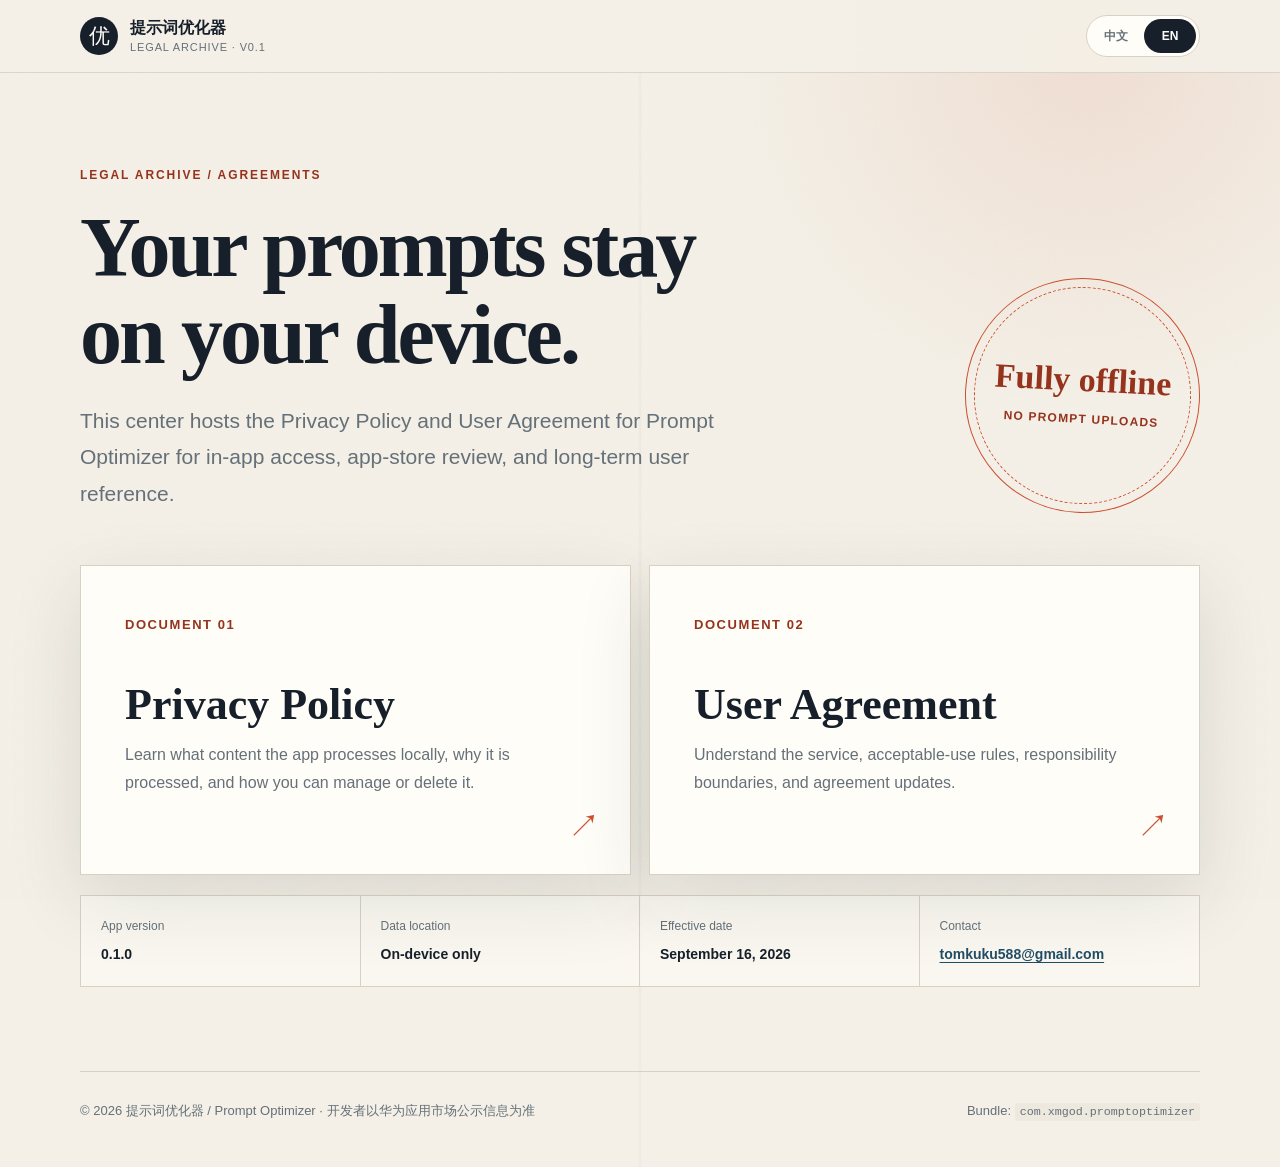
<file: index.html>
<!doctype html>
<html lang="zh-CN" data-language="zh">
<head>
  <meta charset="utf-8">
  <meta name="viewport" content="width=device-width, initial-scale=1">
  <meta name="description" content="提示词优化器（Prompt Optimizer）的隐私政策与用户协议。">
  <meta name="theme-color" content="#f4f0e7">
  <title>提示词优化器协议中心</title>
  <link rel="stylesheet" href="./styles.css">
</head>
<body data-title-zh="提示词优化器协议中心" data-title-en="Prompt Optimizer Legal Center">
  <a class="skip-link" href="#main">跳到主要内容 / Skip to content</a>
  <header class="site-header">
    <div class="header-inner">
      <a class="brand" href="./index.html" aria-label="提示词优化器协议中心首页">
        <span class="brand-mark" aria-hidden="true">优</span>
        <span class="brand-copy"><strong>提示词优化器</strong><small>Legal archive · v0.1</small></span>
      </a>
      <div class="header-tools">
        <div class="language-switch" role="group" aria-label="语言 / Language">
          <button type="button" data-set-language="zh" aria-pressed="true">中文</button>
          <button type="button" data-set-language="en" aria-pressed="false">EN</button>
        </div>
      </div>
    </div>
  </header>

  <main class="page" id="main">
    <section data-language-panel="zh">
      <div class="hero">
        <div>
          <p class="eyebrow">Legal archive / 协议档案</p>
          <h1>你的提示词，<br>只留在你的设备。</h1>
          <p class="hero-lead">这里集中提供《提示词优化器》的隐私政策与用户协议，供应用内查阅、应用市场审核及用户长期访问。</p>
        </div>
        <div class="offline-seal" aria-label="完全离线，不上传提示词">
          <div><strong>完全离线</strong><span>不上传任何 Prompt</span></div>
        </div>
      </div>

      <div class="document-grid" aria-label="协议文档">
        <a class="document-card" href="./privacy-policy.html?lang=zh">
          <span class="document-number">DOCUMENT 01</span>
          <h2>隐私政策</h2>
          <p>了解应用在本地处理哪些内容、为何处理，以及你如何管理或删除这些数据。</p>
        </a>
        <a class="document-card" href="./user-agreement.html?lang=zh">
          <span class="document-number">DOCUMENT 02</span>
          <h2>用户协议</h2>
          <p>了解服务内容、使用规则、责任边界与协议更新方式。</p>
        </a>
      </div>

      <div class="facts" aria-label="应用信息">
        <div class="fact"><span>应用版本</span><strong>0.1.0</strong></div>
        <div class="fact"><span>数据位置</span><strong>仅存于本机</strong></div>
        <div class="fact"><span>生效日期</span><strong>2026 年 9 月 16 日</strong></div>
        <div class="fact"><span>联系邮箱</span><strong><a href="mailto:tomkuku588@gmail.com">tomkuku588@gmail.com</a></strong></div>
      </div>
    </section>

    <section data-language-panel="en">
      <div class="hero">
        <div>
          <p class="eyebrow">Legal archive / Agreements</p>
          <h1>Your prompts stay on your device.</h1>
          <p class="hero-lead">This center hosts the Privacy Policy and User Agreement for Prompt Optimizer for in-app access, app-store review, and long-term user reference.</p>
        </div>
        <div class="offline-seal" aria-label="Fully offline. Prompts are never uploaded.">
          <div><strong>Fully offline</strong><span>NO PROMPT UPLOADS</span></div>
        </div>
      </div>

      <div class="document-grid" aria-label="Legal documents">
        <a class="document-card" href="./privacy-policy.html?lang=en">
          <span class="document-number">DOCUMENT 01</span>
          <h2>Privacy Policy</h2>
          <p>Learn what content the app processes locally, why it is processed, and how you can manage or delete it.</p>
        </a>
        <a class="document-card" href="./user-agreement.html?lang=en">
          <span class="document-number">DOCUMENT 02</span>
          <h2>User Agreement</h2>
          <p>Understand the service, acceptable-use rules, responsibility boundaries, and agreement updates.</p>
        </a>
      </div>

      <div class="facts" aria-label="App information">
        <div class="fact"><span>App version</span><strong>0.1.0</strong></div>
        <div class="fact"><span>Data location</span><strong>On-device only</strong></div>
        <div class="fact"><span>Effective date</span><strong>September 16, 2026</strong></div>
        <div class="fact"><span>Contact</span><strong><a href="mailto:tomkuku588@gmail.com">tomkuku588@gmail.com</a></strong></div>
      </div>
    </section>
  </main>

  <footer class="site-footer">
    <p>© 2026 提示词优化器 / Prompt Optimizer · 开发者以华为应用市场公示信息为准</p>
    <p>Bundle: <code>com.xmgod.promptoptimizer</code></p>
  </footer>
  <script src="./script.js"></script>
</body>
</html>
</file>
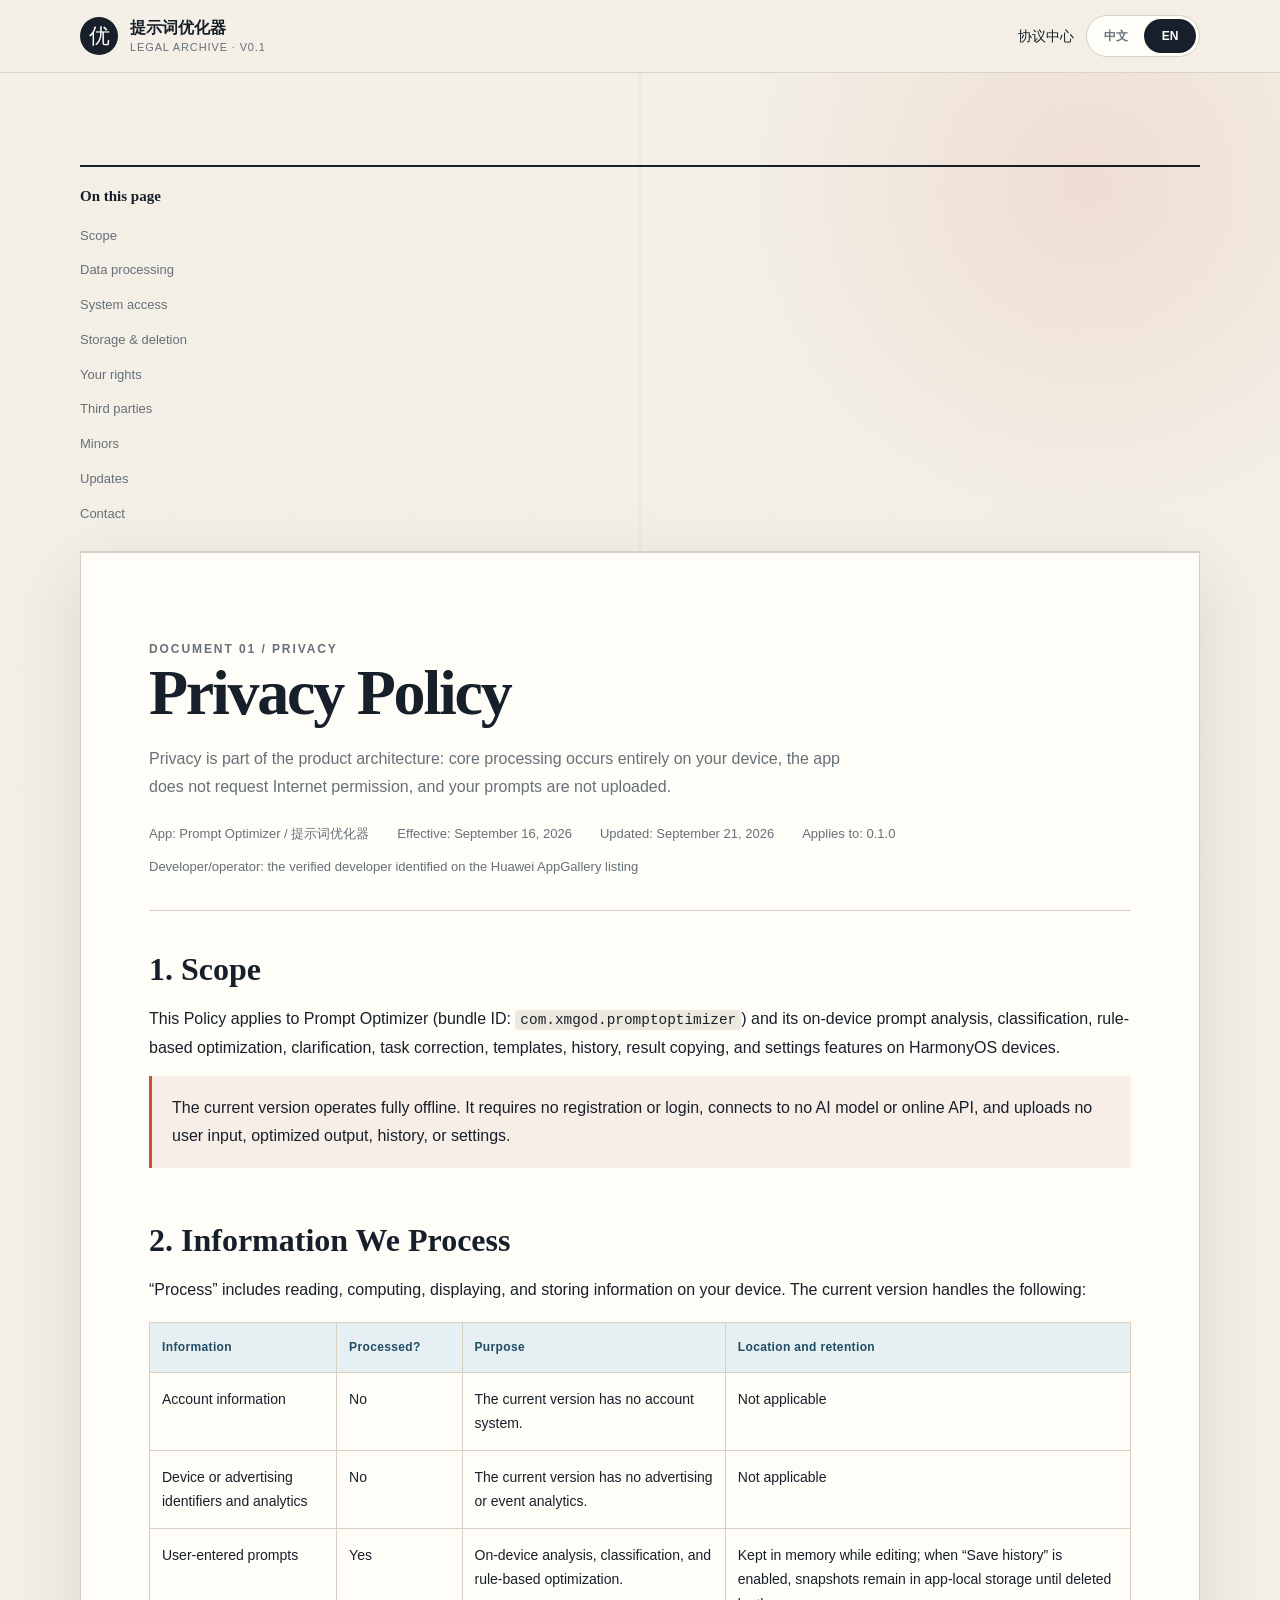
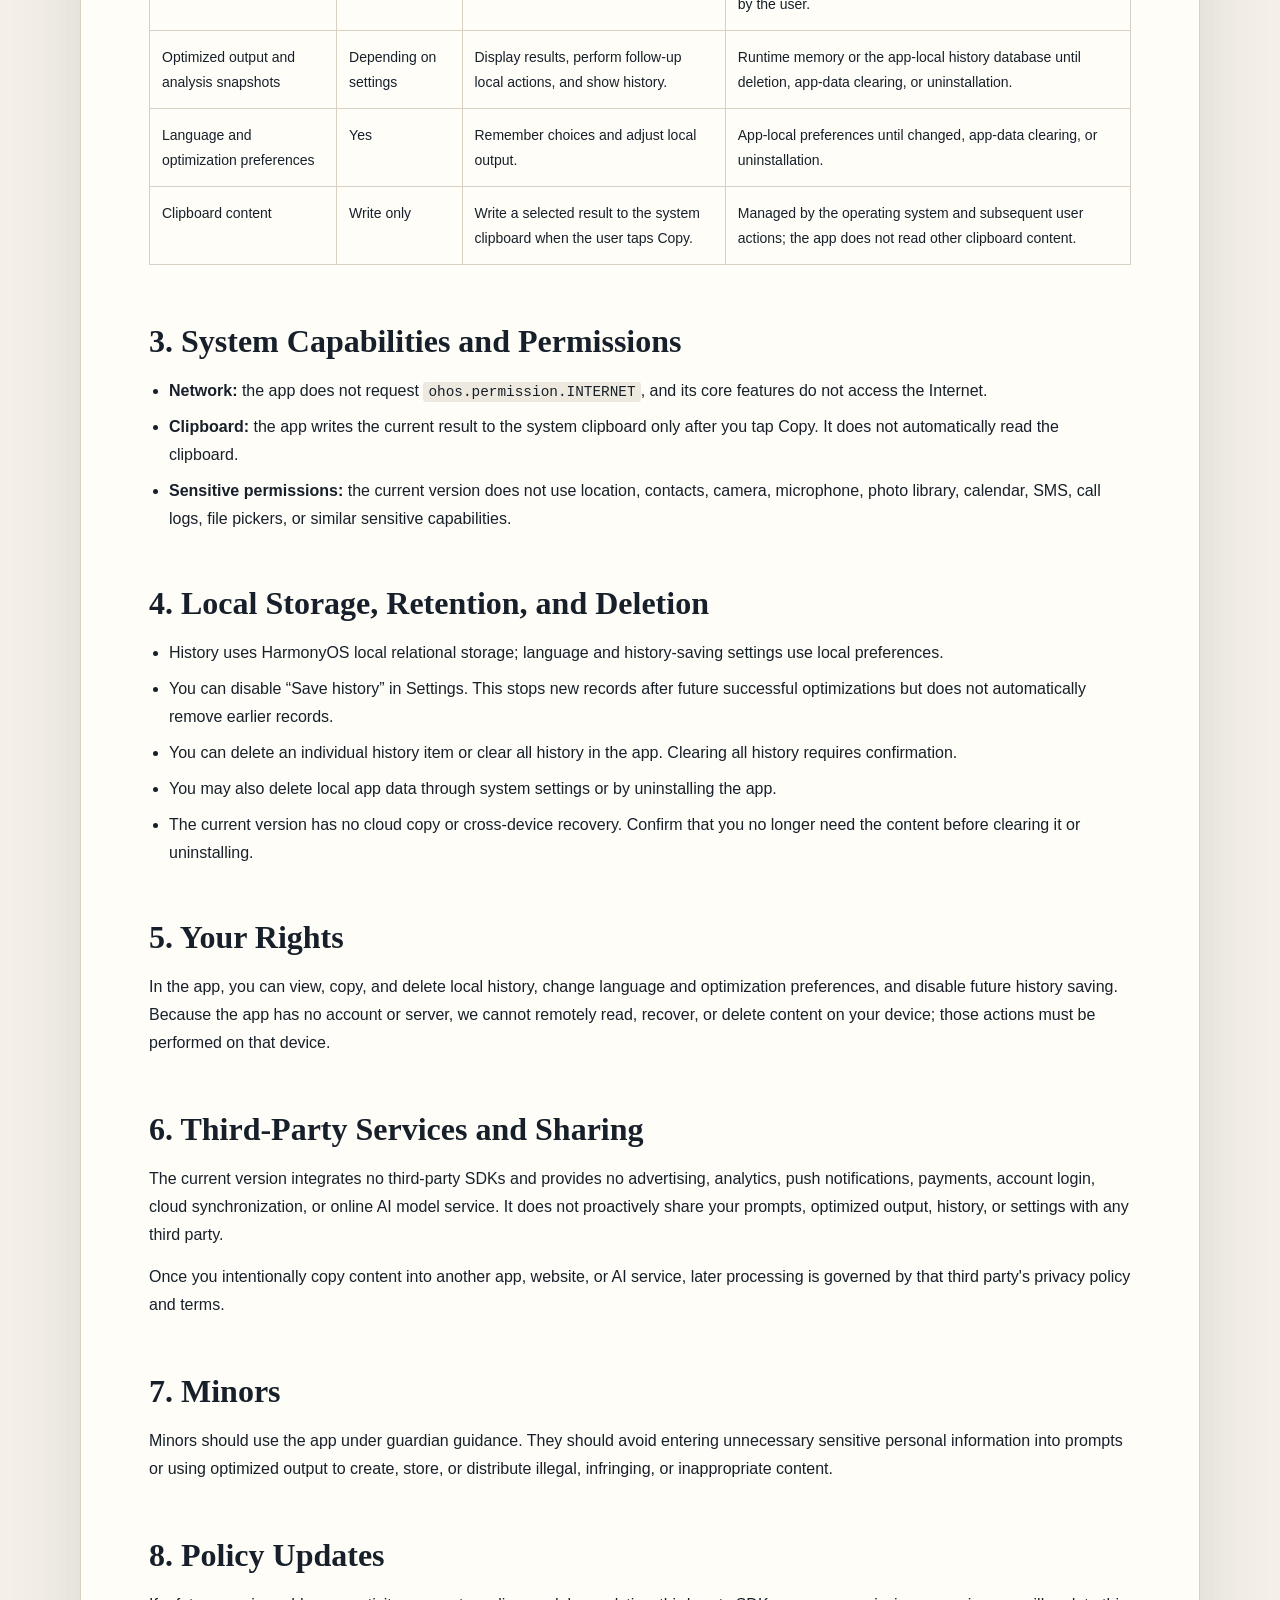
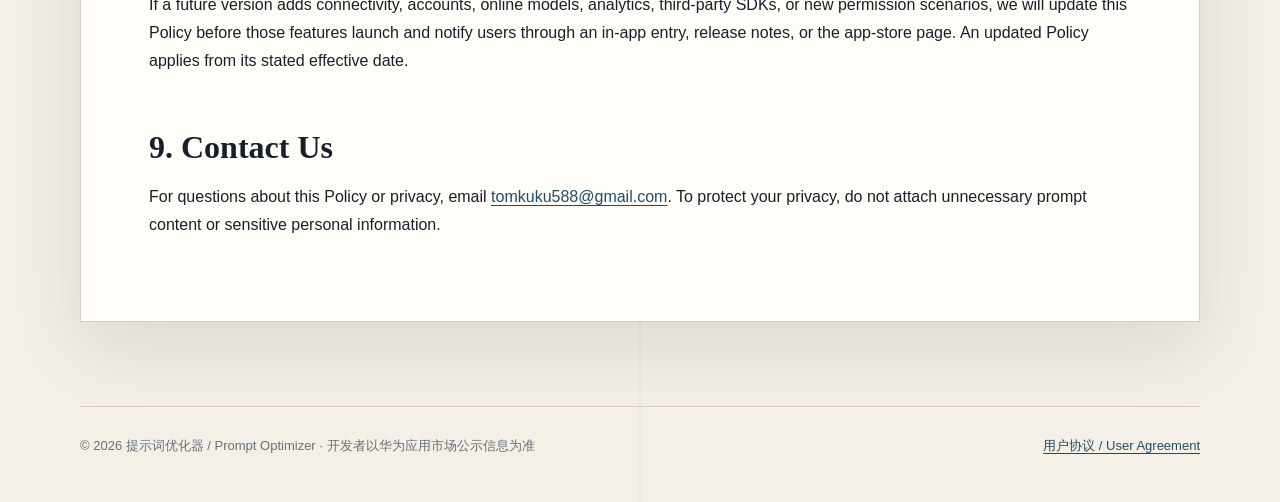
<file: privacy-policy.html>
<!doctype html>
<html lang="zh-CN" data-language="zh">
<head>
  <meta charset="utf-8">
  <meta name="viewport" content="width=device-width, initial-scale=1">
  <meta name="description" content="提示词优化器隐私政策：完全离线，不上传用户提示词。">
  <meta name="theme-color" content="#f4f0e7">
  <title>隐私政策｜提示词优化器</title>
  <link rel="stylesheet" href="./styles.css">
</head>
<body data-title-zh="隐私政策｜提示词优化器" data-title-en="Privacy Policy | Prompt Optimizer">
  <a class="skip-link" href="#main">跳到主要内容 / Skip to content</a>
  <header class="site-header"><div class="header-inner">
    <a class="brand" href="./index.html"><span class="brand-mark" aria-hidden="true">优</span><span class="brand-copy"><strong>提示词优化器</strong><small>Legal archive · v0.1</small></span></a>
    <div class="header-tools"><a class="home-link" href="./index.html">协议中心</a><div class="language-switch" role="group" aria-label="语言 / Language"><button type="button" data-set-language="zh" aria-pressed="true">中文</button><button type="button" data-set-language="en" aria-pressed="false">EN</button></div></div>
  </div></header>

  <main class="page" id="main">
    <section class="legal-layout" data-language-panel="zh">
      <nav class="toc" aria-label="目录"><strong>本页目录</strong><a href="#zh-scope">适用范围</a><a href="#zh-data">信息处理</a><a href="#zh-capabilities">系统能力</a><a href="#zh-storage">存储与删除</a><a href="#zh-rights">用户权利</a><a href="#zh-third-party">第三方服务</a><a href="#zh-minors">未成年人</a><a href="#zh-updates">政策更新</a><a href="#zh-contact">联系我们</a></nav>
      <article class="legal-sheet">
        <header class="legal-title"><p class="eyebrow">DOCUMENT 01 / PRIVACY</p><h1>隐私政策</h1><p>我们把隐私保护做成产品结构的一部分：核心处理完全在设备本地完成，应用不申请网络权限，也不上传你的 Prompt。</p><div class="meta-row"><span>应用名称：提示词优化器</span><span>生效日期：2026 年 9 月 16 日</span><span>更新日期：2026 年 9 月 21 日</span><span>适用版本：0.1.0</span><span>开发者/运营者：华为应用市场页面公示的开发者（实名认证主体）</span></div></header>

        <section class="legal-section" id="zh-scope"><h2>1. 适用范围</h2><p>本政策适用于《提示词优化器》（包名：<code>com.xmgod.promptoptimizer</code>）在 HarmonyOS 设备上提供的提示词分析、分类、规则化优化、补充信息、任务纠正、模板、历史记录、结果复制及设置管理功能。</p><p class="notice">当前版本完全离线运行，不需要注册或登录，不连接 AI 模型或在线 API，不上传用户输入、优化结果、历史记录或设置。</p></section>

        <section class="legal-section" id="zh-data"><h2>2. 我们处理的信息</h2><p>“处理”包括在你的设备上读取、计算、展示和保存。当前版本涉及的信息如下：</p><div class="data-table-wrap"><table><thead><tr><th>信息类型</th><th>是否处理</th><th>处理目的</th><th>存储位置与期限</th></tr></thead><tbody>
          <tr><td>账号信息</td><td>否</td><td>当前版本不提供账号体系</td><td>不适用</td></tr>
          <tr><td>设备标识、广告标识与统计信息</td><td>否</td><td>当前版本不进行广告投放或埋点统计</td><td>不适用</td></tr>
          <tr><td>用户输入的 Prompt</td><td>是</td><td>在本机进行分析、分类和规则化优化</td><td>编辑期间保存在运行内存；开启“保存历史”后，优化快照保存在应用本地，直至用户删除</td></tr>
          <tr><td>优化结果与分析快照</td><td>视设置处理</td><td>展示结果、执行本地二次操作及查看历史</td><td>运行内存或应用本地历史数据库，直至用户删除、清除应用数据或卸载</td></tr>
          <tr><td>语言与优化偏好</td><td>是</td><td>记住用户选择并调整本地输出</td><td>应用本地偏好存储，直至用户修改、清除应用数据或卸载</td></tr>
          <tr><td>剪贴板内容</td><td>仅写入</td><td>用户点击“复制”时，将选定结果写入系统剪贴板</td><td>由设备系统及用户后续操作管理；应用不读取其他剪贴板内容</td></tr>
        </tbody></table></div></section>

        <section class="legal-section" id="zh-capabilities"><h2>3. 系统能力和权限</h2><ul><li><strong>网络：</strong>应用不申请 <code>ohos.permission.INTERNET</code>，核心功能不访问网络。</li><li><strong>剪贴板：</strong>只有在你主动点击复制按钮时，应用才将当前结果写入系统剪贴板；不会自动读取剪贴板。</li><li><strong>敏感权限：</strong>当前版本不使用定位、通讯录、相机、麦克风、相册、日历、短信、通话记录或文件选择器等敏感能力。</li></ul></section>

        <section class="legal-section" id="zh-storage"><h2>4. 本地存储、保留与删除</h2><ul><li>历史记录使用 HarmonyOS 本地关系型存储；语言、是否保存历史等设置使用本地偏好存储。</li><li>“保存历史”可在设置中关闭。关闭后，后续成功优化不再新增历史，但不会自动删除此前记录。</li><li>你可以删除单条历史或在应用内清空全部历史；清空全部历史前会再次确认。</li><li>你也可以通过系统设置清除应用数据，或卸载应用，以删除应用本地数据。</li><li>当前版本不提供云端副本或跨设备恢复。清除或卸载前，请自行确认不再需要相关内容。</li></ul></section>

        <section class="legal-section" id="zh-rights"><h2>5. 你的权利</h2><p>你可以在应用内查看、复制和删除本地历史记录，修改语言与优化偏好，以及关闭后续历史保存。由于应用没有账号和服务器，我们无法从远程读取、恢复或代为删除你设备上的内容；相关操作需在当前设备上完成。</p></section>

        <section class="legal-section" id="zh-third-party"><h2>6. 第三方服务与信息共享</h2><p>当前版本不集成第三方 SDK，不提供广告、统计、推送、支付、账号登录、云同步或在线模型服务，也不会主动向任何第三方共享你的 Prompt、优化结果、历史记录或设置。</p><p>当你主动复制内容并粘贴到其他应用、网站或 AI 服务后，后续处理由相应第三方的隐私政策和服务条款约束。</p></section>

        <section class="legal-section" id="zh-minors"><h2>7. 未成年人保护</h2><p>未成年人应在监护人指导下使用本应用，不应在 Prompt 中输入不必要的个人敏感信息，也不应利用优化结果制作、保存或传播违法违规、侵权或不适宜内容。</p></section>

        <section class="legal-section" id="zh-updates"><h2>8. 政策更新</h2><p>如未来版本新增联网、账号、在线模型、统计分析、第三方 SDK 或新的权限场景，我们将在相关功能上线前更新本政策，并通过应用内入口、版本说明或应用市场页面告知用户。更新后的政策自标明的生效日期起适用。</p></section>

        <section class="legal-section" id="zh-contact"><h2>9. 联系我们</h2><p>如对本政策或隐私保护有疑问，请发送邮件至 <a href="mailto:tomkuku588@gmail.com">tomkuku588@gmail.com</a>。为保护隐私，请勿在邮件中附带不必要的 Prompt 内容或个人敏感信息。</p></section>
      </article>
    </section>

    <section class="legal-layout" data-language-panel="en">
      <nav class="toc" aria-label="Contents"><strong>On this page</strong><a href="#en-scope">Scope</a><a href="#en-data">Data processing</a><a href="#en-capabilities">System access</a><a href="#en-storage">Storage & deletion</a><a href="#en-rights">Your rights</a><a href="#en-third-party">Third parties</a><a href="#en-minors">Minors</a><a href="#en-updates">Updates</a><a href="#en-contact">Contact</a></nav>
      <article class="legal-sheet">
        <header class="legal-title"><p class="eyebrow">DOCUMENT 01 / PRIVACY</p><h1>Privacy Policy</h1><p>Privacy is part of the product architecture: core processing occurs entirely on your device, the app does not request Internet permission, and your prompts are not uploaded.</p><div class="meta-row"><span>App: Prompt Optimizer / 提示词优化器</span><span>Effective: September 16, 2026</span><span>Updated: September 21, 2026</span><span>Applies to: 0.1.0</span><span>Developer/operator: the verified developer identified on the Huawei AppGallery listing</span></div></header>

        <section class="legal-section" id="en-scope"><h2>1. Scope</h2><p>This Policy applies to Prompt Optimizer (bundle ID: <code>com.xmgod.promptoptimizer</code>) and its on-device prompt analysis, classification, rule-based optimization, clarification, task correction, templates, history, result copying, and settings features on HarmonyOS devices.</p><p class="notice">The current version operates fully offline. It requires no registration or login, connects to no AI model or online API, and uploads no user input, optimized output, history, or settings.</p></section>

        <section class="legal-section" id="en-data"><h2>2. Information We Process</h2><p>“Process” includes reading, computing, displaying, and storing information on your device. The current version handles the following:</p><div class="data-table-wrap"><table><thead><tr><th>Information</th><th>Processed?</th><th>Purpose</th><th>Location and retention</th></tr></thead><tbody>
          <tr><td>Account information</td><td>No</td><td>The current version has no account system.</td><td>Not applicable</td></tr>
          <tr><td>Device or advertising identifiers and analytics</td><td>No</td><td>The current version has no advertising or event analytics.</td><td>Not applicable</td></tr>
          <tr><td>User-entered prompts</td><td>Yes</td><td>On-device analysis, classification, and rule-based optimization.</td><td>Kept in memory while editing; when “Save history” is enabled, snapshots remain in app-local storage until deleted by the user.</td></tr>
          <tr><td>Optimized output and analysis snapshots</td><td>Depending on settings</td><td>Display results, perform follow-up local actions, and show history.</td><td>Runtime memory or the app-local history database until deletion, app-data clearing, or uninstallation.</td></tr>
          <tr><td>Language and optimization preferences</td><td>Yes</td><td>Remember choices and adjust local output.</td><td>App-local preferences until changed, app-data clearing, or uninstallation.</td></tr>
          <tr><td>Clipboard content</td><td>Write only</td><td>Write a selected result to the system clipboard when the user taps Copy.</td><td>Managed by the operating system and subsequent user actions; the app does not read other clipboard content.</td></tr>
        </tbody></table></div></section>

        <section class="legal-section" id="en-capabilities"><h2>3. System Capabilities and Permissions</h2><ul><li><strong>Network:</strong> the app does not request <code>ohos.permission.INTERNET</code>, and its core features do not access the Internet.</li><li><strong>Clipboard:</strong> the app writes the current result to the system clipboard only after you tap Copy. It does not automatically read the clipboard.</li><li><strong>Sensitive permissions:</strong> the current version does not use location, contacts, camera, microphone, photo library, calendar, SMS, call logs, file pickers, or similar sensitive capabilities.</li></ul></section>

        <section class="legal-section" id="en-storage"><h2>4. Local Storage, Retention, and Deletion</h2><ul><li>History uses HarmonyOS local relational storage; language and history-saving settings use local preferences.</li><li>You can disable “Save history” in Settings. This stops new records after future successful optimizations but does not automatically remove earlier records.</li><li>You can delete an individual history item or clear all history in the app. Clearing all history requires confirmation.</li><li>You may also delete local app data through system settings or by uninstalling the app.</li><li>The current version has no cloud copy or cross-device recovery. Confirm that you no longer need the content before clearing it or uninstalling.</li></ul></section>

        <section class="legal-section" id="en-rights"><h2>5. Your Rights</h2><p>In the app, you can view, copy, and delete local history, change language and optimization preferences, and disable future history saving. Because the app has no account or server, we cannot remotely read, recover, or delete content on your device; those actions must be performed on that device.</p></section>

        <section class="legal-section" id="en-third-party"><h2>6. Third-Party Services and Sharing</h2><p>The current version integrates no third-party SDKs and provides no advertising, analytics, push notifications, payments, account login, cloud synchronization, or online AI model service. It does not proactively share your prompts, optimized output, history, or settings with any third party.</p><p>Once you intentionally copy content into another app, website, or AI service, later processing is governed by that third party's privacy policy and terms.</p></section>

        <section class="legal-section" id="en-minors"><h2>7. Minors</h2><p>Minors should use the app under guardian guidance. They should avoid entering unnecessary sensitive personal information into prompts or using optimized output to create, store, or distribute illegal, infringing, or inappropriate content.</p></section>

        <section class="legal-section" id="en-updates"><h2>8. Policy Updates</h2><p>If a future version adds connectivity, accounts, online models, analytics, third-party SDKs, or new permission scenarios, we will update this Policy before those features launch and notify users through an in-app entry, release notes, or the app-store page. An updated Policy applies from its stated effective date.</p></section>

        <section class="legal-section" id="en-contact"><h2>9. Contact Us</h2><p>For questions about this Policy or privacy, email <a href="mailto:tomkuku588@gmail.com">tomkuku588@gmail.com</a>. To protect your privacy, do not attach unnecessary prompt content or sensitive personal information.</p></section>
      </article>
    </section>
  </main>

  <footer class="site-footer"><p>© 2026 提示词优化器 / Prompt Optimizer · 开发者以华为应用市场公示信息为准</p><p><a href="./user-agreement.html">用户协议 / User Agreement</a></p></footer>
  <script src="./script.js"></script>
</body>
</html>
</file>
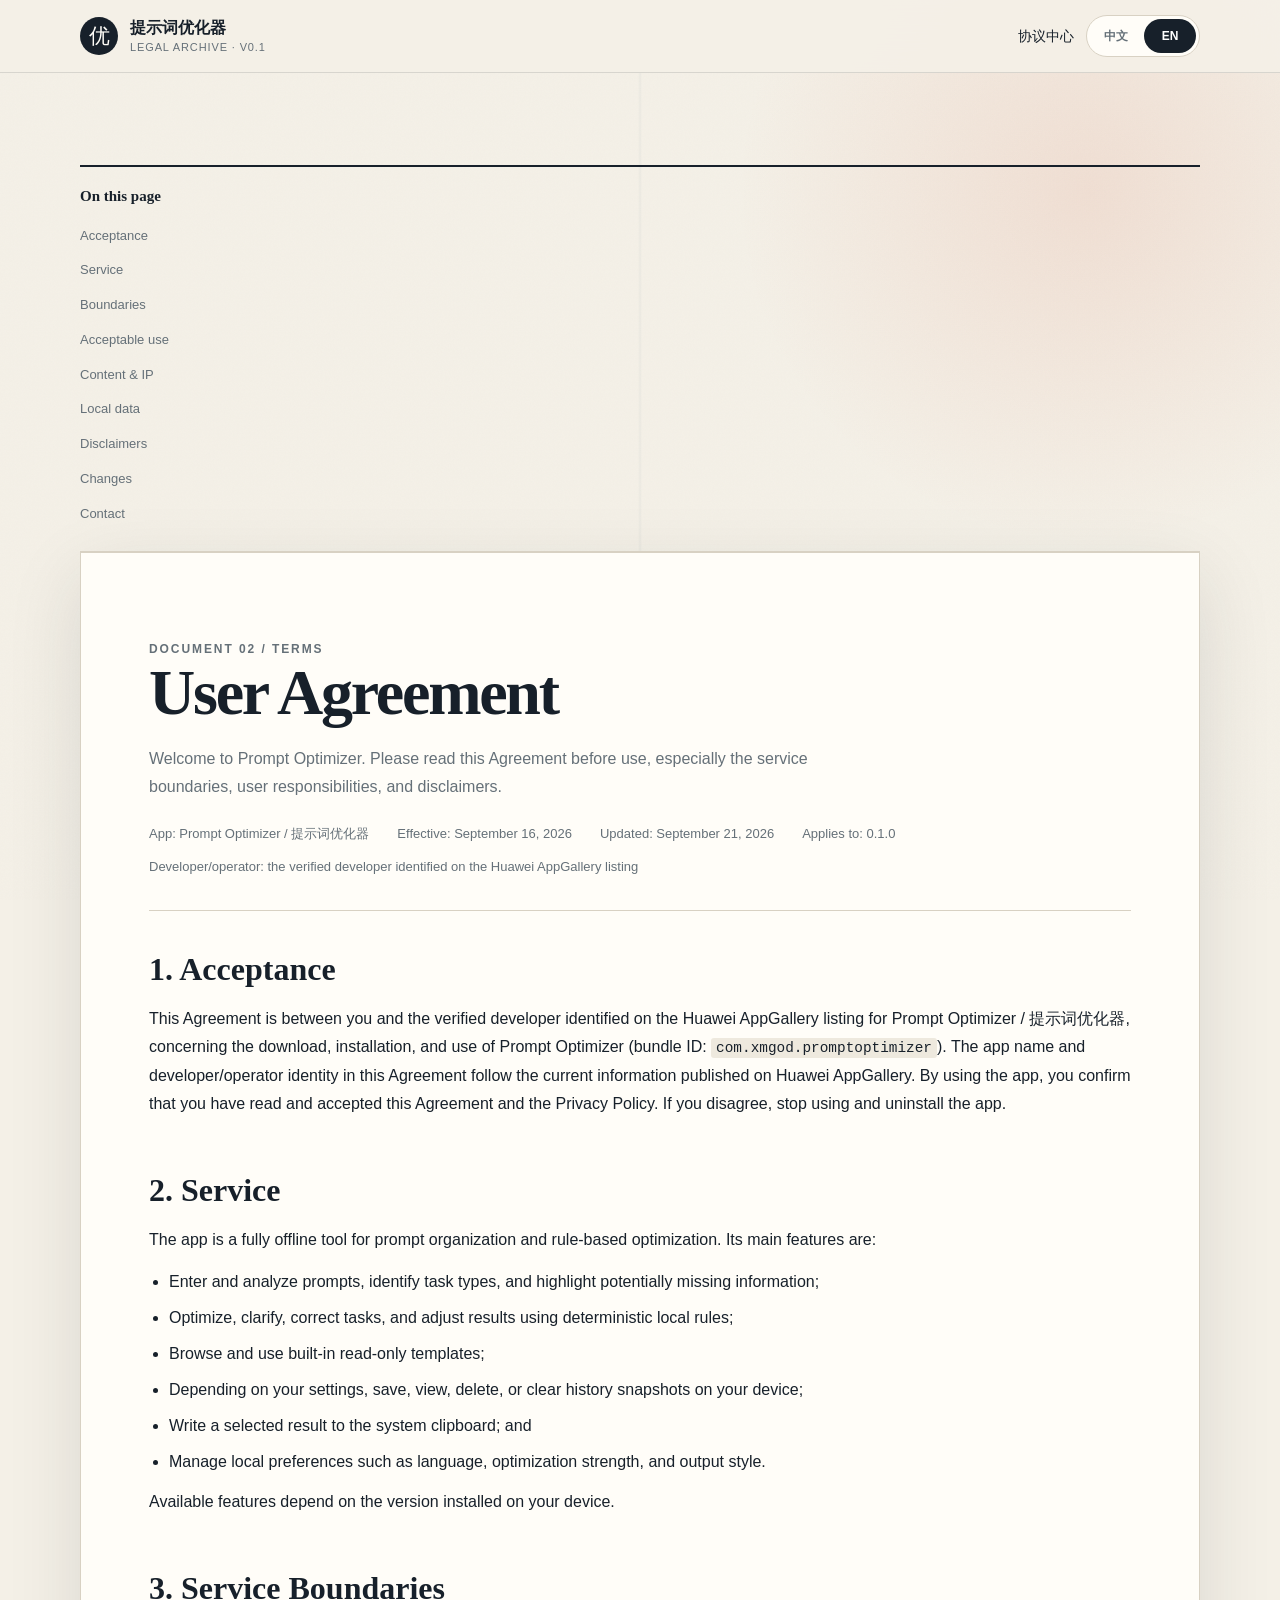
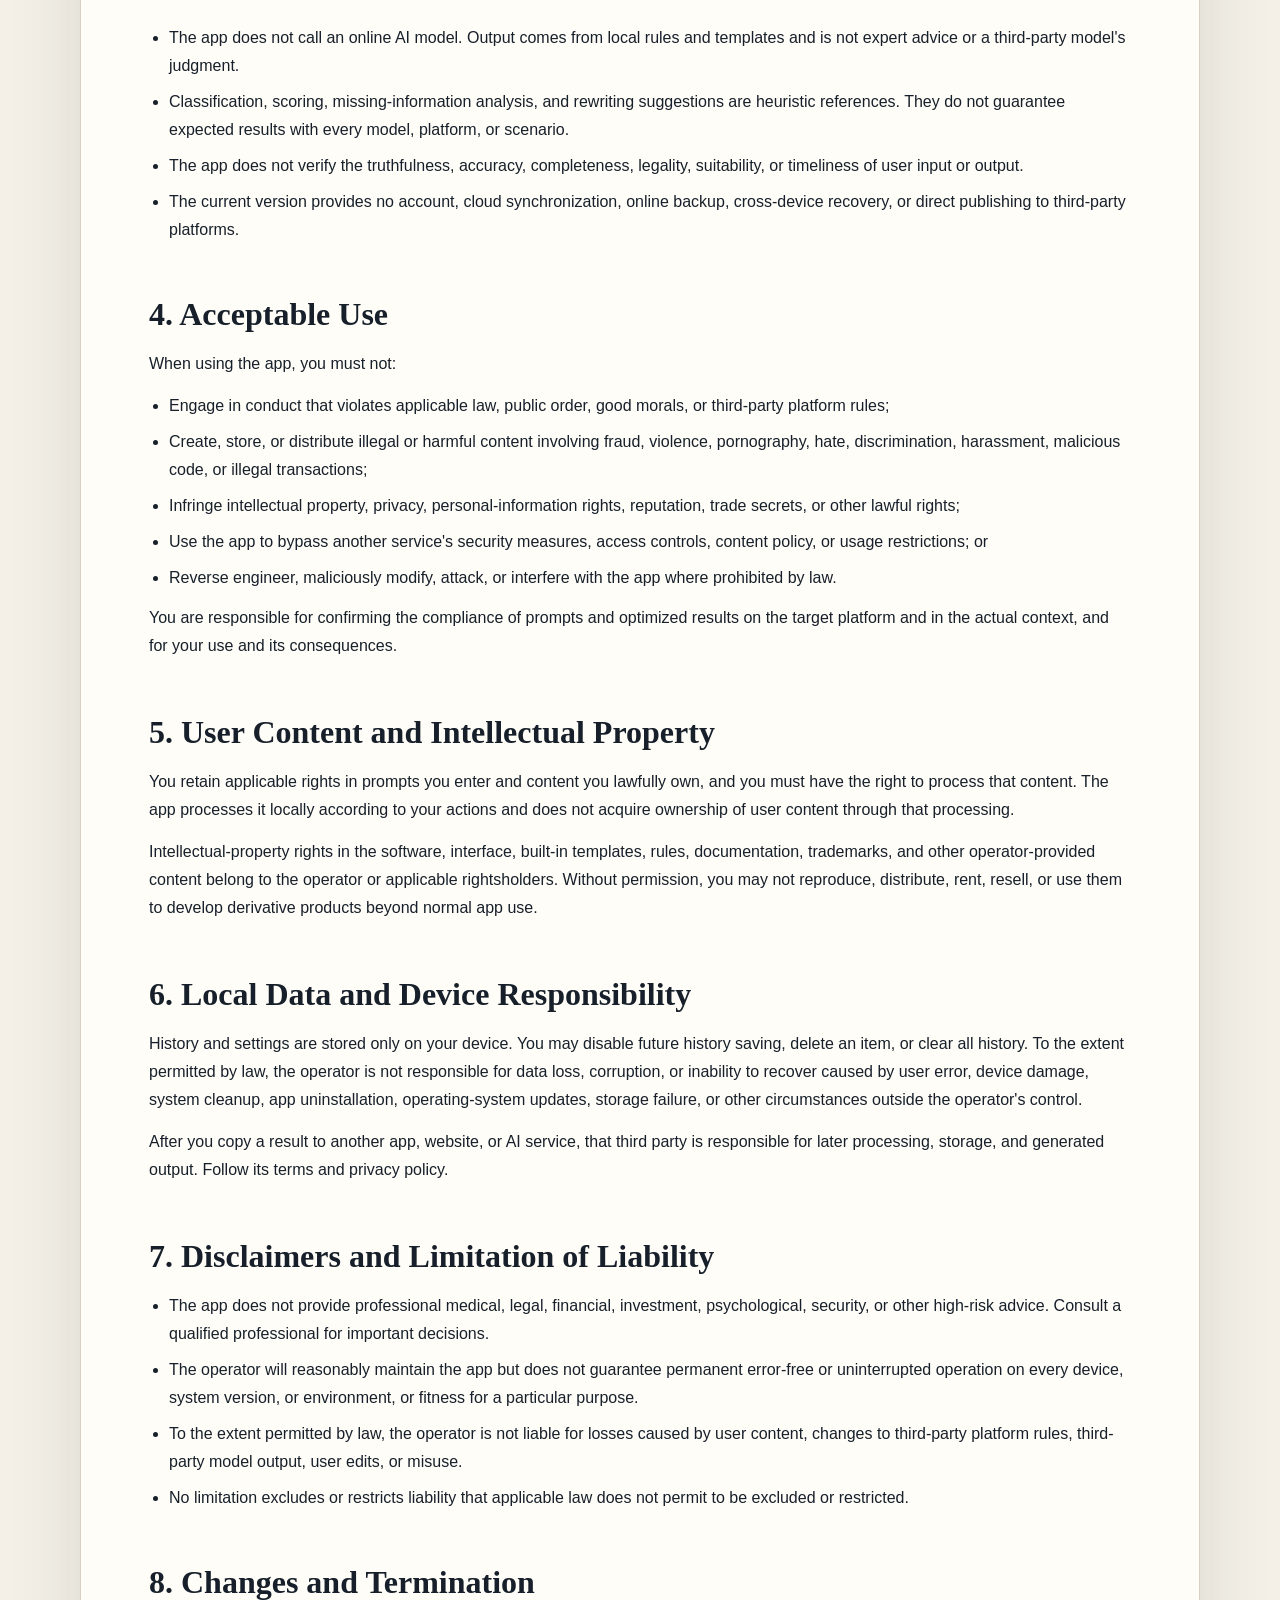
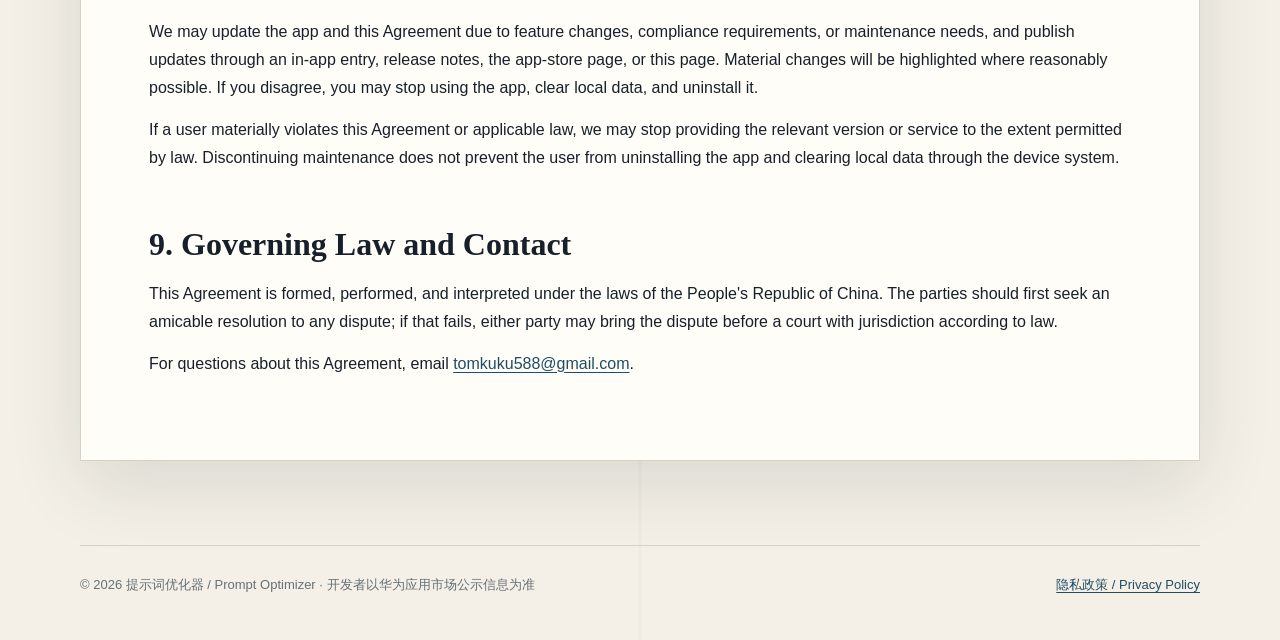
<file: user-agreement.html>
<!doctype html>
<html lang="zh-CN" data-language="zh">
<head>
  <meta charset="utf-8">
  <meta name="viewport" content="width=device-width, initial-scale=1">
  <meta name="description" content="提示词优化器用户协议：服务内容、使用规范与责任边界。">
  <meta name="theme-color" content="#f4f0e7">
  <title>用户协议｜提示词优化器</title>
  <link rel="stylesheet" href="./styles.css">
</head>
<body data-title-zh="用户协议｜提示词优化器" data-title-en="User Agreement | Prompt Optimizer">
  <a class="skip-link" href="#main">跳到主要内容 / Skip to content</a>
  <header class="site-header"><div class="header-inner">
    <a class="brand" href="./index.html"><span class="brand-mark" aria-hidden="true">优</span><span class="brand-copy"><strong>提示词优化器</strong><small>Legal archive · v0.1</small></span></a>
    <div class="header-tools"><a class="home-link" href="./index.html">协议中心</a><div class="language-switch" role="group" aria-label="语言 / Language"><button type="button" data-set-language="zh" aria-pressed="true">中文</button><button type="button" data-set-language="en" aria-pressed="false">EN</button></div></div>
  </div></header>

  <main class="page" id="main">
    <section class="legal-layout" data-language-panel="zh">
      <nav class="toc" aria-label="目录"><strong>本页目录</strong><a href="#zh-acceptance">接受协议</a><a href="#zh-service">服务内容</a><a href="#zh-boundaries">服务边界</a><a href="#zh-conduct">使用规范</a><a href="#zh-content">内容与权利</a><a href="#zh-data">本地数据</a><a href="#zh-disclaimer">免责声明</a><a href="#zh-changes">变更与终止</a><a href="#zh-contact">联系我们</a></nav>
      <article class="legal-sheet">
        <header class="legal-title"><p class="eyebrow">DOCUMENT 02 / TERMS</p><h1>用户协议</h1><p>欢迎使用《提示词优化器》。请在使用前阅读本协议，尤其是服务边界、用户责任和免责声明。</p><div class="meta-row"><span>应用名称：提示词优化器</span><span>生效日期：2026 年 9 月 16 日</span><span>更新日期：2026 年 9 月 21 日</span><span>适用版本：0.1.0</span><span>开发者/运营者：华为应用市场页面公示的开发者（实名认证主体）</span></div></header>

        <section class="legal-section" id="zh-acceptance"><h2>1. 接受协议</h2><p>本协议是你与《提示词优化器》在华为应用市场页面公示的开发者（实名认证主体）之间，关于下载、安装和使用《提示词优化器》（包名：<code>com.xmgod.promptoptimizer</code>）的约定。协议中的应用名称、开发者和运营者信息均以华为应用市场当前公示信息为准。你开始使用本应用，即表示你已阅读并同意本协议及《隐私政策》。如不同意，请停止使用并卸载应用。</p></section>

        <section class="legal-section" id="zh-service"><h2>2. 服务内容</h2><p>本应用是一款完全离线的提示词整理与规则化优化工具，主要提供：</p><ul><li>输入和分析 Prompt，识别任务类型并提示可能缺失的信息；</li><li>依据本地确定性规则进行优化、补充信息、任务纠正和结果调整；</li><li>浏览和使用内置只读模板；</li><li>按用户设置在本机保存、查看、删除或清空历史快照；</li><li>将用户选定的结果写入系统剪贴板；</li><li>管理语言、优化强度、输出风格等本地偏好。</li></ul><p>具体功能以当前实际安装版本为准。</p></section>

        <section class="legal-section" id="zh-boundaries"><h2>3. 服务边界</h2><ul><li>本应用不调用在线 AI 模型，输出来自本地规则与模板，不代表人工专家意见或任何第三方模型的判断。</li><li>分类、评分、缺失项分析和改写建议属于启发式参考，不能保证在所有模型、平台或场景中获得预期结果。</li><li>本应用不替用户验证输入或输出内容的真实性、准确性、完整性、合法性、适用性与时效性。</li><li>当前版本不提供账号、云同步、在线备份、跨设备恢复或第三方平台直接发布功能。</li></ul></section>

        <section class="legal-section" id="zh-conduct"><h2>4. 用户行为规范</h2><p>使用本应用时，你不得：</p><ul><li>从事违反适用法律法规、公序良俗或第三方平台规则的活动；</li><li>制作、保存或传播涉及欺诈、暴力、色情、仇恨、歧视、骚扰、恶意代码、非法交易等违法有害内容；</li><li>侵犯他人的知识产权、隐私权、个人信息权益、名誉权、商业秘密或其他合法权益；</li><li>利用本应用绕过其他服务的安全措施、访问控制、内容政策或使用限制；</li><li>对应用进行法律法规禁止的反向工程、恶意修改、攻击或干扰。</li></ul><p>你应自行确认 Prompt 及其优化结果在目标平台和实际场景中的合规性，并对使用行为与后果承担责任。</p></section>

        <section class="legal-section" id="zh-content"><h2>5. 用户内容与知识产权</h2><p>你对自行输入的 Prompt 及其中合法拥有的内容保留相应权利，并应保证有权处理这些内容。本应用仅按你的操作在设备本地进行处理，不因处理而取得用户内容的所有权。</p><p>应用软件、界面、内置模板、规则、文档、商标和其他由运营者提供的内容，其知识产权归运营者或相应权利人所有。未经许可，不得将其用于超出正常使用范围的复制、分发、出租、转售或衍生产品开发。</p></section>

        <section class="legal-section" id="zh-data"><h2>6. 本地数据与设备责任</h2><p>历史和设置只保存在你的设备上。你可以关闭后续历史保存、删除单条历史或清空全部历史。因误操作、设备损坏、系统清理、应用卸载、系统升级、存储故障或其他非运营者可控原因造成的数据丢失、损坏或无法恢复，运营者在法律允许范围内不承担责任。</p><p>你将结果复制到其他应用、网站或 AI 服务后，内容的后续处理、保存和生成结果由相应第三方负责，请遵守其服务条款和隐私政策。</p></section>

        <section class="legal-section" id="zh-disclaimer"><h2>7. 免责声明与责任限制</h2><ul><li>本应用不提供医疗、法律、金融、投资、心理咨询、安全决策等高风险领域的专业意见。重要事项应咨询有资质的专业人士。</li><li>运营者会合理维护应用，但不保证在所有设备、系统版本或使用环境中永久无错误、不中断或完全满足特定目的。</li><li>对于用户内容、第三方平台规则变化、第三方模型输出、用户自行编辑或错误使用造成的损失，运营者在法律允许范围内不承担责任。</li><li>任何责任限制均不排除或限制适用法律规定不得排除或限制的责任。</li></ul></section>

        <section class="legal-section" id="zh-changes"><h2>8. 服务与协议变更、终止</h2><p>我们可能因功能调整、合规要求或维护需要更新应用与本协议，并通过应用内入口、版本说明、应用市场页面或本页面公布。重大变更将在合理范围内予以提示。你不同意更新内容时，可以停止使用、清理本地数据并卸载应用。</p><p>如用户严重违反本协议或法律法规，我们有权在法律允许范围内停止提供相关版本或服务。应用停止维护不影响用户通过设备系统卸载应用和清除本地数据。</p></section>

        <section class="legal-section" id="zh-contact"><h2>9. 适用法律与联系我们</h2><p>本协议的订立、履行和解释适用中华人民共和国法律。发生争议时，双方应先友好协商；协商不成的，可依法向有管辖权的人民法院提起诉讼。</p><p>如对本协议有疑问，请发送邮件至 <a href="mailto:tomkuku588@gmail.com">tomkuku588@gmail.com</a>。</p></section>
      </article>
    </section>

    <section class="legal-layout" data-language-panel="en">
      <nav class="toc" aria-label="Contents"><strong>On this page</strong><a href="#en-acceptance">Acceptance</a><a href="#en-service">Service</a><a href="#en-boundaries">Boundaries</a><a href="#en-conduct">Acceptable use</a><a href="#en-content">Content & IP</a><a href="#en-data">Local data</a><a href="#en-disclaimer">Disclaimers</a><a href="#en-changes">Changes</a><a href="#en-contact">Contact</a></nav>
      <article class="legal-sheet">
        <header class="legal-title"><p class="eyebrow">DOCUMENT 02 / TERMS</p><h1>User Agreement</h1><p>Welcome to Prompt Optimizer. Please read this Agreement before use, especially the service boundaries, user responsibilities, and disclaimers.</p><div class="meta-row"><span>App: Prompt Optimizer / 提示词优化器</span><span>Effective: September 16, 2026</span><span>Updated: September 21, 2026</span><span>Applies to: 0.1.0</span><span>Developer/operator: the verified developer identified on the Huawei AppGallery listing</span></div></header>

        <section class="legal-section" id="en-acceptance"><h2>1. Acceptance</h2><p>This Agreement is between you and the verified developer identified on the Huawei AppGallery listing for Prompt Optimizer / 提示词优化器, concerning the download, installation, and use of Prompt Optimizer (bundle ID: <code>com.xmgod.promptoptimizer</code>). The app name and developer/operator identity in this Agreement follow the current information published on Huawei AppGallery. By using the app, you confirm that you have read and accepted this Agreement and the Privacy Policy. If you disagree, stop using and uninstall the app.</p></section>

        <section class="legal-section" id="en-service"><h2>2. Service</h2><p>The app is a fully offline tool for prompt organization and rule-based optimization. Its main features are:</p><ul><li>Enter and analyze prompts, identify task types, and highlight potentially missing information;</li><li>Optimize, clarify, correct tasks, and adjust results using deterministic local rules;</li><li>Browse and use built-in read-only templates;</li><li>Depending on your settings, save, view, delete, or clear history snapshots on your device;</li><li>Write a selected result to the system clipboard; and</li><li>Manage local preferences such as language, optimization strength, and output style.</li></ul><p>Available features depend on the version installed on your device.</p></section>

        <section class="legal-section" id="en-boundaries"><h2>3. Service Boundaries</h2><ul><li>The app does not call an online AI model. Output comes from local rules and templates and is not expert advice or a third-party model's judgment.</li><li>Classification, scoring, missing-information analysis, and rewriting suggestions are heuristic references. They do not guarantee expected results with every model, platform, or scenario.</li><li>The app does not verify the truthfulness, accuracy, completeness, legality, suitability, or timeliness of user input or output.</li><li>The current version provides no account, cloud synchronization, online backup, cross-device recovery, or direct publishing to third-party platforms.</li></ul></section>

        <section class="legal-section" id="en-conduct"><h2>4. Acceptable Use</h2><p>When using the app, you must not:</p><ul><li>Engage in conduct that violates applicable law, public order, good morals, or third-party platform rules;</li><li>Create, store, or distribute illegal or harmful content involving fraud, violence, pornography, hate, discrimination, harassment, malicious code, or illegal transactions;</li><li>Infringe intellectual property, privacy, personal-information rights, reputation, trade secrets, or other lawful rights;</li><li>Use the app to bypass another service's security measures, access controls, content policy, or usage restrictions; or</li><li>Reverse engineer, maliciously modify, attack, or interfere with the app where prohibited by law.</li></ul><p>You are responsible for confirming the compliance of prompts and optimized results on the target platform and in the actual context, and for your use and its consequences.</p></section>

        <section class="legal-section" id="en-content"><h2>5. User Content and Intellectual Property</h2><p>You retain applicable rights in prompts you enter and content you lawfully own, and you must have the right to process that content. The app processes it locally according to your actions and does not acquire ownership of user content through that processing.</p><p>Intellectual-property rights in the software, interface, built-in templates, rules, documentation, trademarks, and other operator-provided content belong to the operator or applicable rightsholders. Without permission, you may not reproduce, distribute, rent, resell, or use them to develop derivative products beyond normal app use.</p></section>

        <section class="legal-section" id="en-data"><h2>6. Local Data and Device Responsibility</h2><p>History and settings are stored only on your device. You may disable future history saving, delete an item, or clear all history. To the extent permitted by law, the operator is not responsible for data loss, corruption, or inability to recover caused by user error, device damage, system cleanup, app uninstallation, operating-system updates, storage failure, or other circumstances outside the operator's control.</p><p>After you copy a result to another app, website, or AI service, that third party is responsible for later processing, storage, and generated output. Follow its terms and privacy policy.</p></section>

        <section class="legal-section" id="en-disclaimer"><h2>7. Disclaimers and Limitation of Liability</h2><ul><li>The app does not provide professional medical, legal, financial, investment, psychological, security, or other high-risk advice. Consult a qualified professional for important decisions.</li><li>The operator will reasonably maintain the app but does not guarantee permanent error-free or uninterrupted operation on every device, system version, or environment, or fitness for a particular purpose.</li><li>To the extent permitted by law, the operator is not liable for losses caused by user content, changes to third-party platform rules, third-party model output, user edits, or misuse.</li><li>No limitation excludes or restricts liability that applicable law does not permit to be excluded or restricted.</li></ul></section>

        <section class="legal-section" id="en-changes"><h2>8. Changes and Termination</h2><p>We may update the app and this Agreement due to feature changes, compliance requirements, or maintenance needs, and publish updates through an in-app entry, release notes, the app-store page, or this page. Material changes will be highlighted where reasonably possible. If you disagree, you may stop using the app, clear local data, and uninstall it.</p><p>If a user materially violates this Agreement or applicable law, we may stop providing the relevant version or service to the extent permitted by law. Discontinuing maintenance does not prevent the user from uninstalling the app and clearing local data through the device system.</p></section>

        <section class="legal-section" id="en-contact"><h2>9. Governing Law and Contact</h2><p>This Agreement is formed, performed, and interpreted under the laws of the People's Republic of China. The parties should first seek an amicable resolution to any dispute; if that fails, either party may bring the dispute before a court with jurisdiction according to law.</p><p>For questions about this Agreement, email <a href="mailto:tomkuku588@gmail.com">tomkuku588@gmail.com</a>.</p></section>
      </article>
    </section>
  </main>

  <footer class="site-footer"><p>© 2026 提示词优化器 / Prompt Optimizer · 开发者以华为应用市场公示信息为准</p><p><a href="./privacy-policy.html">隐私政策 / Privacy Policy</a></p></footer>
  <script src="./script.js"></script>
</body>
</html>
</file>
<file: styles.css>
:root {
  color-scheme: light;
  --ink: #17202a;
  --paper: #f4f0e7;
  --sheet: #fffdf8;
  --muted: #657078;
  --line: #d8d1c3;
  --accent: #cc4f2f;
  --accent-dark: #96331d;
  --blue: #204d66;
  --blue-soft: #e6eff1;
  --shadow: 0 24px 70px rgba(37, 42, 45, 0.12);
  --serif: "Noto Serif SC", "Source Han Serif SC", "Songti SC", Georgia, serif;
  --sans: "HarmonyOS Sans SC", "Microsoft YaHei", "Segoe UI", sans-serif;
}

* { box-sizing: border-box; }
html { scroll-behavior: smooth; }
body {
  margin: 0;
  background:
    radial-gradient(circle at 85% 5%, rgba(204, 79, 47, 0.11), transparent 22rem),
    linear-gradient(90deg, transparent 49.85%, rgba(32, 77, 102, 0.045) 50%, transparent 50.15%),
    var(--paper);
  color: var(--ink);
  font-family: var(--sans);
  line-height: 1.75;
}
body::before {
  position: fixed;
  inset: 0;
  z-index: -1;
  background-image: url("data:image/svg+xml,%3Csvg xmlns='http://www.w3.org/2000/svg' width='120' height='120' viewBox='0 0 120 120'%3E%3Cfilter id='n'%3E%3CfeTurbulence type='fractalNoise' baseFrequency='.75' numOctaves='2' stitchTiles='stitch'/%3E%3C/filter%3E%3Crect width='100%25' height='100%25' filter='url(%23n)' opacity='.025'/%3E%3C/svg%3E");
  content: "";
  pointer-events: none;
}
a { color: var(--blue); text-underline-offset: 3px; }
a:hover { color: var(--accent-dark); }
button, a { -webkit-tap-highlight-color: transparent; }
:focus-visible { outline: 3px solid rgba(204, 79, 47, 0.45); outline-offset: 3px; }

.skip-link {
  position: fixed;
  left: 18px;
  top: -80px;
  z-index: 100;
  padding: 10px 16px;
  background: var(--ink);
  color: white;
  transition: top 160ms ease;
}
.skip-link:focus { top: 18px; }

.site-header {
  position: sticky;
  top: 0;
  z-index: 20;
  border-bottom: 1px solid rgba(23, 32, 42, 0.13);
  background: rgba(244, 240, 231, 0.91);
  backdrop-filter: blur(18px);
}
.header-inner, .page, .site-footer {
  width: min(1120px, calc(100% - 36px));
  margin: 0 auto;
}
.header-inner {
  display: flex;
  min-height: 72px;
  align-items: center;
  justify-content: space-between;
  gap: 24px;
}
.brand { display: flex; align-items: center; gap: 12px; color: var(--ink); text-decoration: none; }
.brand-mark {
  display: grid;
  width: 38px;
  height: 38px;
  place-items: center;
  border-radius: 50%;
  background: var(--ink);
  color: var(--sheet);
  font-family: var(--serif);
  font-size: 21px;
}
.brand-copy strong, .brand-copy small { display: block; line-height: 1.25; }
.brand-copy strong { font-family: var(--serif); font-size: 16px; }
.brand-copy small { margin-top: 3px; color: var(--muted); font-size: 11px; letter-spacing: .08em; text-transform: uppercase; }
.header-tools { display: flex; align-items: center; gap: 12px; }
.home-link { color: var(--ink); font-size: 14px; text-decoration: none; }
.language-switch {
  display: flex;
  gap: 2px;
  padding: 3px;
  border: 1px solid var(--line);
  border-radius: 999px;
  background: var(--sheet);
}
.language-switch button {
  min-width: 52px;
  min-height: 34px;
  border: 0;
  border-radius: 999px;
  background: transparent;
  color: var(--muted);
  cursor: pointer;
  font: 700 12px/1 var(--sans);
}
.language-switch button[aria-pressed="true"] { background: var(--ink); color: white; }

.page { padding: clamp(48px, 8vw, 92px) 0 84px; }
.hero {
  display: grid;
  grid-template-columns: minmax(0, 1.35fr) minmax(240px, .65fr);
  gap: clamp(32px, 7vw, 88px);
  align-items: end;
  margin-bottom: 52px;
}
.eyebrow { margin: 0 0 18px; color: var(--accent-dark); font-size: 12px; font-weight: 800; letter-spacing: .16em; text-transform: uppercase; }
h1, h2, h3 { font-family: var(--serif); font-weight: 700; }
h1 { max-width: 850px; margin: 0; font-size: clamp(42px, 8vw, 84px); line-height: 1.04; letter-spacing: -.035em; }
.hero-lead { max-width: 720px; margin: 24px 0 0; color: var(--muted); font-size: clamp(17px, 2.1vw, 21px); }
.offline-seal {
  position: relative;
  display: grid;
  aspect-ratio: 1;
  max-width: 250px;
  place-items: center;
  justify-self: end;
  padding: 28px;
  border: 1px solid var(--accent);
  border-radius: 50%;
  color: var(--accent-dark);
  text-align: center;
  transform: rotate(3deg);
}
.offline-seal::before { position: absolute; inset: 8px; border: 1px dashed var(--accent); border-radius: inherit; content: ""; }
.offline-seal strong { display: block; font: 700 clamp(22px, 3vw, 34px)/1.12 var(--serif); }
.offline-seal span { display: block; margin-top: 10px; font-size: 12px; font-weight: 800; letter-spacing: .1em; }

.document-grid { display: grid; grid-template-columns: repeat(2, minmax(0, 1fr)); gap: 18px; }
.document-card {
  position: relative;
  min-height: 310px;
  overflow: hidden;
  padding: clamp(26px, 5vw, 44px);
  border: 1px solid var(--line);
  background: var(--sheet);
  box-shadow: var(--shadow);
  color: var(--ink);
  text-decoration: none;
  transition: transform 180ms ease, border-color 180ms ease;
}
.document-card:hover { border-color: var(--accent); color: var(--ink); transform: translateY(-5px); }
.document-card::after { position: absolute; right: 30px; bottom: 20px; color: var(--accent); content: "↗"; font-size: 32px; }
.document-number { color: var(--accent-dark); font: 700 13px/1 var(--sans); letter-spacing: .12em; }
.document-card h2 { max-width: 370px; margin: 42px 0 12px; font-size: clamp(28px, 4vw, 44px); line-height: 1.12; }
.document-card p { max-width: 430px; margin: 0; color: var(--muted); }
.facts { display: grid; grid-template-columns: repeat(4, 1fr); margin-top: 20px; border: 1px solid var(--line); background: rgba(255,253,248,.55); }
.fact { padding: 20px; border-right: 1px solid var(--line); }
.fact:last-child { border-right: 0; }
.fact span, .fact strong { display: block; }
.fact span { margin-bottom: 5px; color: var(--muted); font-size: 12px; }
.fact strong { font-size: 14px; overflow-wrap: anywhere; }

.legal-layout { display: grid; grid-template-columns: 230px minmax(0, 1fr); gap: 46px; align-items: start; }
.toc { position: sticky; top: 102px; padding: 20px 0; border-top: 2px solid var(--ink); border-bottom: 1px solid var(--line); }
.toc strong { display: block; margin-bottom: 12px; font: 700 15px/1.3 var(--serif); }
.toc a { display: block; padding: 6px 0; color: var(--muted); font-size: 13px; text-decoration: none; }
.toc a:hover { color: var(--accent-dark); }
.legal-sheet { min-width: 0; max-width: 100%; padding: clamp(28px, 6vw, 68px); border: 1px solid var(--line); background: var(--sheet); box-shadow: var(--shadow); }
.legal-title { padding-bottom: 32px; border-bottom: 1px solid var(--line); }
.legal-title h1 { font-size: clamp(36px, 6vw, 64px); }
.legal-title p { max-width: 720px; margin: 18px 0 0; color: var(--muted); }
.meta-row { display: flex; flex-wrap: wrap; gap: 10px 28px; margin-top: 22px; color: var(--muted); font-size: 13px; overflow-wrap: anywhere; }
.legal-section { scroll-margin-top: 104px; padding-top: 38px; }
.legal-section h2 { margin: 0 0 16px; font-size: clamp(24px, 3vw, 32px); line-height: 1.25; }
.legal-section h3 { margin: 28px 0 10px; font-size: 20px; }
.legal-section p { margin: 0 0 14px; }
.legal-section ul { margin: 12px 0; padding-left: 1.25rem; }
.legal-section li + li { margin-top: 8px; }
.notice { padding: 18px 20px; border-left: 3px solid var(--accent); background: #f8eee8; }
.data-table-wrap { width: 100%; max-width: 100%; overflow-x: auto; margin: 18px 0; }
table { width: 100%; min-width: 680px; border-collapse: collapse; font-size: 14px; }
th, td { padding: 14px 12px; border: 1px solid var(--line); text-align: left; vertical-align: top; }
th { background: var(--blue-soft); color: var(--blue); font-size: 12px; letter-spacing: .03em; }
code { padding: 2px 5px; border-radius: 3px; background: #eee9de; font-family: Consolas, monospace; font-size: .9em; }

.site-footer { display: flex; justify-content: space-between; gap: 24px; padding: 28px 0 44px; border-top: 1px solid var(--line); color: var(--muted); font-size: 13px; }
.site-footer p { margin: 0; }
[data-language-panel="en"] { display: none; }
html[data-language="en"] [data-language-panel="zh"] { display: none; }
html[data-language="en"] [data-language-panel="en"] { display: block; }

@media (max-width: 780px) {
  .home-link { display: none; }
  .header-inner { min-height: 64px; }
  .brand-copy small { display: none; }
  .hero { grid-template-columns: 1fr; }
  .offline-seal { width: 185px; justify-self: start; }
  .document-grid { grid-template-columns: 1fr; }
  .facts { grid-template-columns: repeat(2, 1fr); }
  .fact:nth-child(2) { border-right: 0; }
  .fact:nth-child(-n+2) { border-bottom: 1px solid var(--line); }
  .legal-layout { grid-template-columns: 1fr; }
  .toc { position: static; display: none; }
  .site-footer { display: block; }
  .site-footer p + p { margin-top: 8px; }
}

@media (prefers-reduced-motion: reduce) {
  html { scroll-behavior: auto; }
  *, *::before, *::after { animation-duration: .01ms !important; transition-duration: .01ms !important; }
}
</file>
